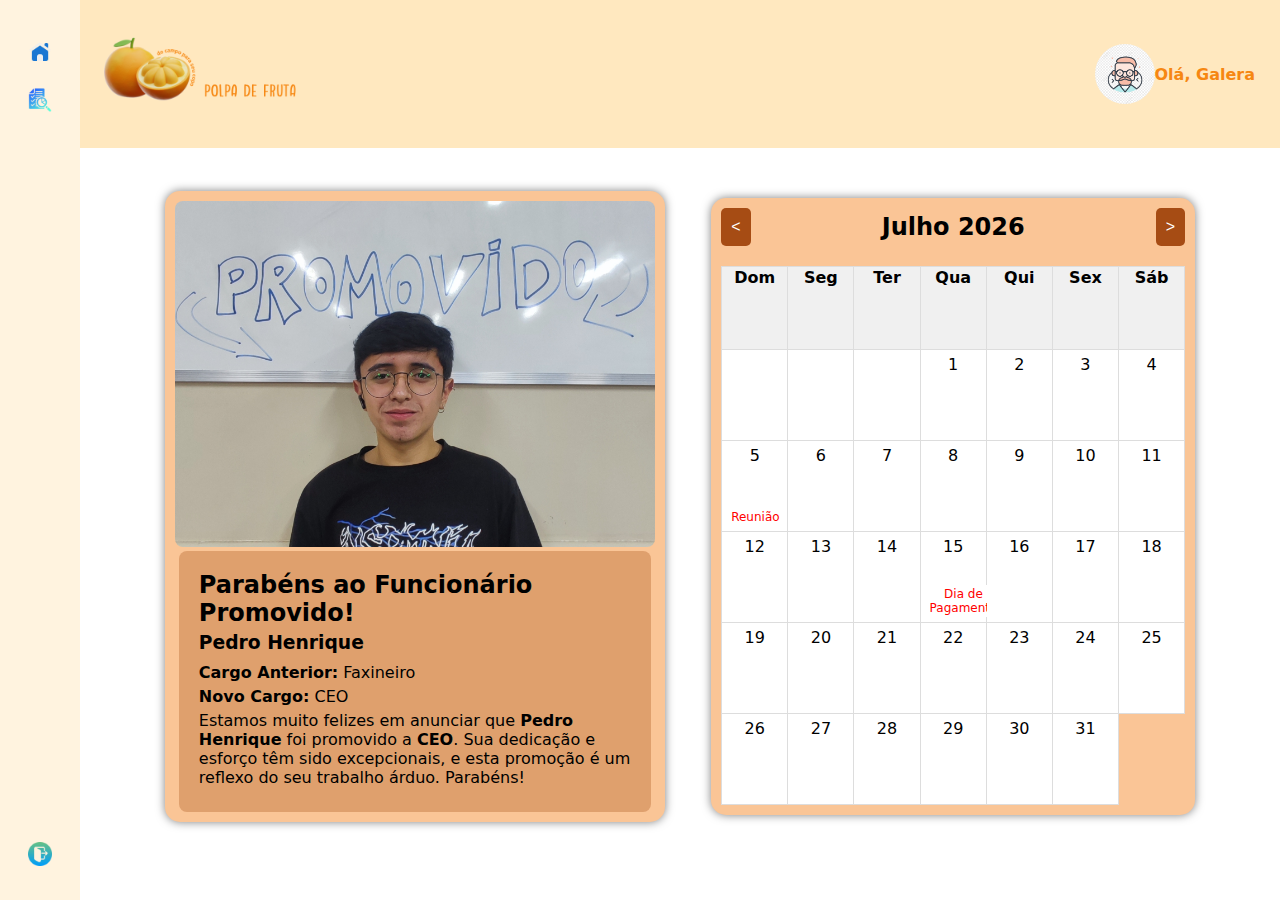
<file: index.html>
<!DOCTYPE html>
<html lang="pt-BR">
<head>
    <meta charset="UTF-8">
    <meta name="viewport" content="width=device-width, initial-scale=1.0">
    <link rel="stylesheet" href="css/index.css">
    <link rel="shortcut icon" href="favicon.ico" type="image/x-icon">
    <title>Página Principal</title>
</head>
<body>
    <!-- Barra lateral fixa -->
    <aside class="sidebar">
        <ul>
            <li><a href="index.html" title="Página Inicial"><img src="imagens/pag-inicial-ico.png" alt="Página Inicial"></a></li>
            <li><a href="pesquisa-func.html" title="Consultar Status"><img src="imagens/status.png" alt="Consultar Status"></a></li>
        </ul>
        <a href="#" title="Sair" class="sidebar-footer-link"><img src="imagens/exit.png" alt="Sair"></a>
    </aside>

    <!-- Conteúdo principal -->
    <div class="main-content">
        <!-- Header -->
        <header>
            <img src="imagens/logo-1.png" alt="Logo" class="logo" style="width: 200px; height: 200px">
            <div class="user-info">
                <img src="imagens/usuario.png" alt="Foto do Usuário" class="user-photo">
                <span>Olá, Galera</span>
            </div>
        </header>

        <!-- Conteúdo principal -->
        <main>
            <!-- Seção de promoção de funcionário -->
            <section class="promotion-post">
                <div class="promotion-image-wrapper">
                    <img src="imagens/post-funcionario.jpg" alt="Funcionário Promovido" class="promotion-image">
                    <div class="promotion-text">
                        <h2>Parabéns ao Funcionário Promovido!</h2>
                        <h3>Pedro Henrique</h3>
                        <p><strong>Cargo Anterior:</strong> Faxineiro</p>
                        <p><strong>Novo Cargo:</strong> CEO</p>
                        <p>Estamos muito felizes em anunciar que <strong>Pedro Henrique</strong> foi promovido a <strong>CEO</strong>. Sua dedicação e esforço têm sido excepcionais, e esta promoção é um reflexo do seu trabalho árduo. Parabéns!</p>
                    </div>
                </div>
            </section>

            <!-- Seção do calendário -->
            <section class="calendar-post">
                <div class="calendar-header">
                    <button id="prev-month">&lt;</button>
                    <h2 id="calendar-title">Agosto 2024</h2>
                    <button id="next-month">&gt;</button>
                </div>
                <div class="calendar" id="calendar"></div>
            </section>
        </main>
    </div>

    <script>
        // Função para gerar o calendário
        function generateCalendar(year, month) {
            const calendar = document.getElementById('calendar');
            const title = document.getElementById('calendar-title');
            calendar.innerHTML = '';

            const daysOfWeek = ['Dom', 'Seg', 'Ter', 'Qua', 'Qui', 'Sex', 'Sáb'];
            const daysInMonth = new Date(year, month + 1, 0).getDate();
            const firstDay = new Date(year, month, 1).getDay();

            // Adiciona cabeçalho dos dias da semana
            const headerRow = document.createElement('tr');
            daysOfWeek.forEach(day => {
                const th = document.createElement('th');
                th.textContent = day;
                headerRow.appendChild(th);
            });
            const table = document.createElement('table');
            table.appendChild(headerRow);

            let row = document.createElement('tr');
            // Preenche os dias em branco antes do início do mês
            for (let i = 0; i < firstDay; i++) {
                const td = document.createElement('td');
                row.appendChild(td);
            }

            // Preenche os dias do mês
            for (let day = 1; day <= daysInMonth; day++) {
                const td = document.createElement('td');
                td.textContent = day;
                // Adiciona um evento de exemplo
                if (day === 5 || day === 15) {
                    const event = document.createElement('div');
                    event.classList.add('event');
                    event.textContent = day === 5 ? 'Reunião' : 'Dia de Pagamento';
                    td.appendChild(event);
                }
                row.appendChild(td);

                // Adiciona nova linha se necessário
                if ((firstDay + day) % 7 === 0) {
                    table.appendChild(row);
                    row = document.createElement('tr');
                }
            }

            // Adiciona a última linha se estiver incompleta
            if (row.children.length > 0) {
                table.appendChild(row);
            }

            calendar.appendChild(table);
            title.textContent = `${months[month]} ${year}`;
        }

        const months = [
            'Janeiro', 'Fevereiro', 'Março', 'Abril', 'Maio', 'Junho',
            'Julho', 'Agosto', 'Setembro', 'Outubro', 'Novembro', 'Dezembro'
        ];

        let currentYear = new Date().getFullYear();
        let currentMonth = new Date().getMonth();

        function updateCalendar() {
            generateCalendar(currentYear, currentMonth);
        }

        document.getElementById('prev-month').addEventListener('click', () => {
            currentMonth--;
            if (currentMonth < 0) {
                currentMonth = 11;
                currentYear--;
            }
            updateCalendar();
        });

        document.getElementById('next-month').addEventListener('click', () => {
            currentMonth++;
            if (currentMonth > 11) {
                currentMonth = 0;
                currentYear++;
            }
            updateCalendar();
        });

        // Inicializa o calendário
        updateCalendar();
    </script>
</body>
</html>
</file>
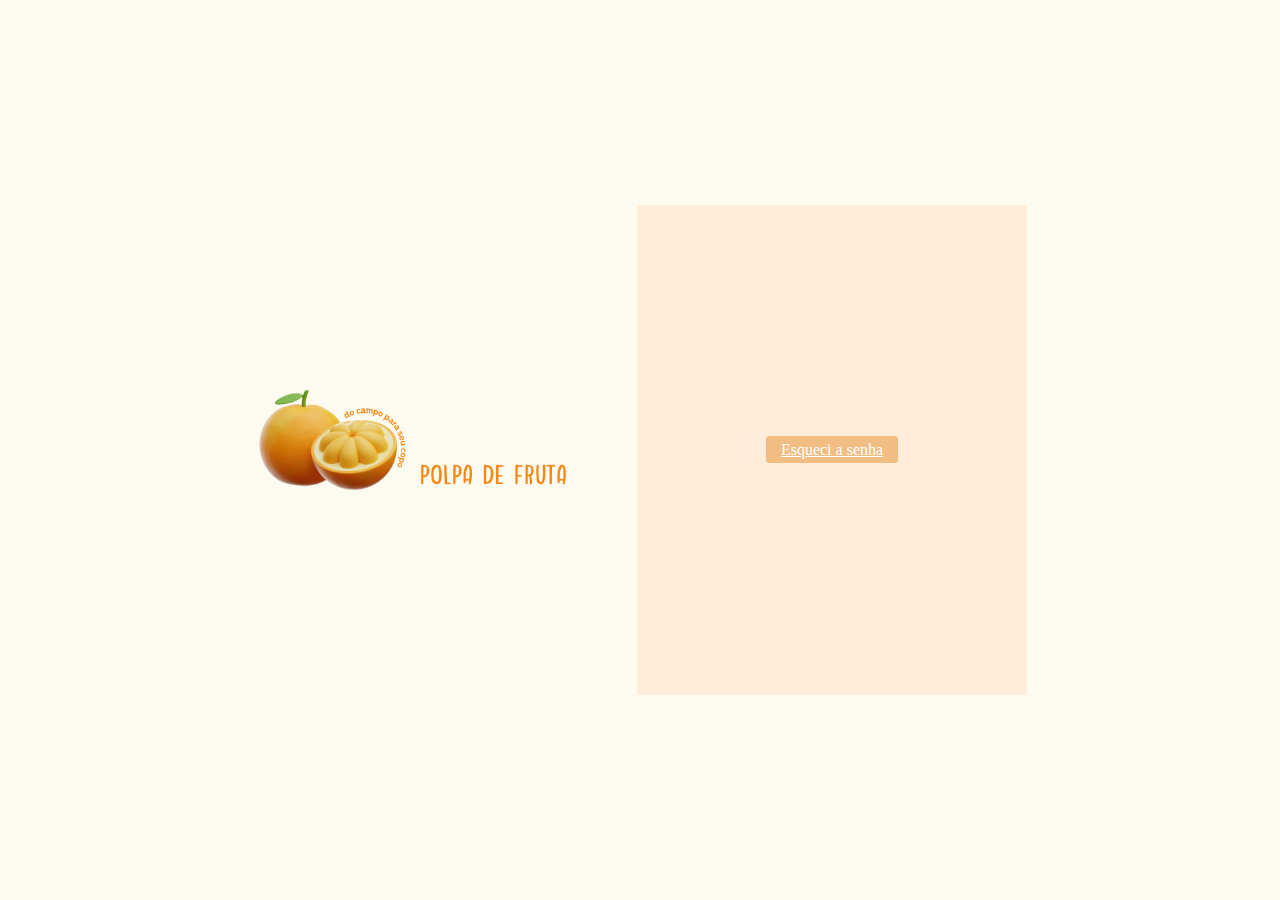
<file: esqueceu-senha.html>
<!DOCTYPE html>
<html lang="pt-br">
<head>
    <meta charset="UTF-8">
    <meta name="viewport" content="width=device-width, initial-scale=1.0">
    <link rel="stylesheet" href="css/style-esqueceu.css">
    <link rel="stylesheet" href="backend/estilos/media-query.css">
    <link rel="shortcut icon" href="favicon.ico" type="image/x-icon">
    <title>Polpa de Fruta</title>
</head>
<body>
    <div id="logo">
        <img src="../imagens/logo-1.png" alt="Logo" class="logo" style="width: 20rem; height: 20rem">
    </div>
    <main id="card">
            <div id="login">
                <p class="forgot"><a href="../esqueceu-senha.html" class="forgot">Esqueci a senha</a></p>
            </div>
    </main>
</body>
</html>

<script>
    function validarNumero(input) {
        input.value = input.value.replace(/\D/g, '');
    }
</script>
</file>
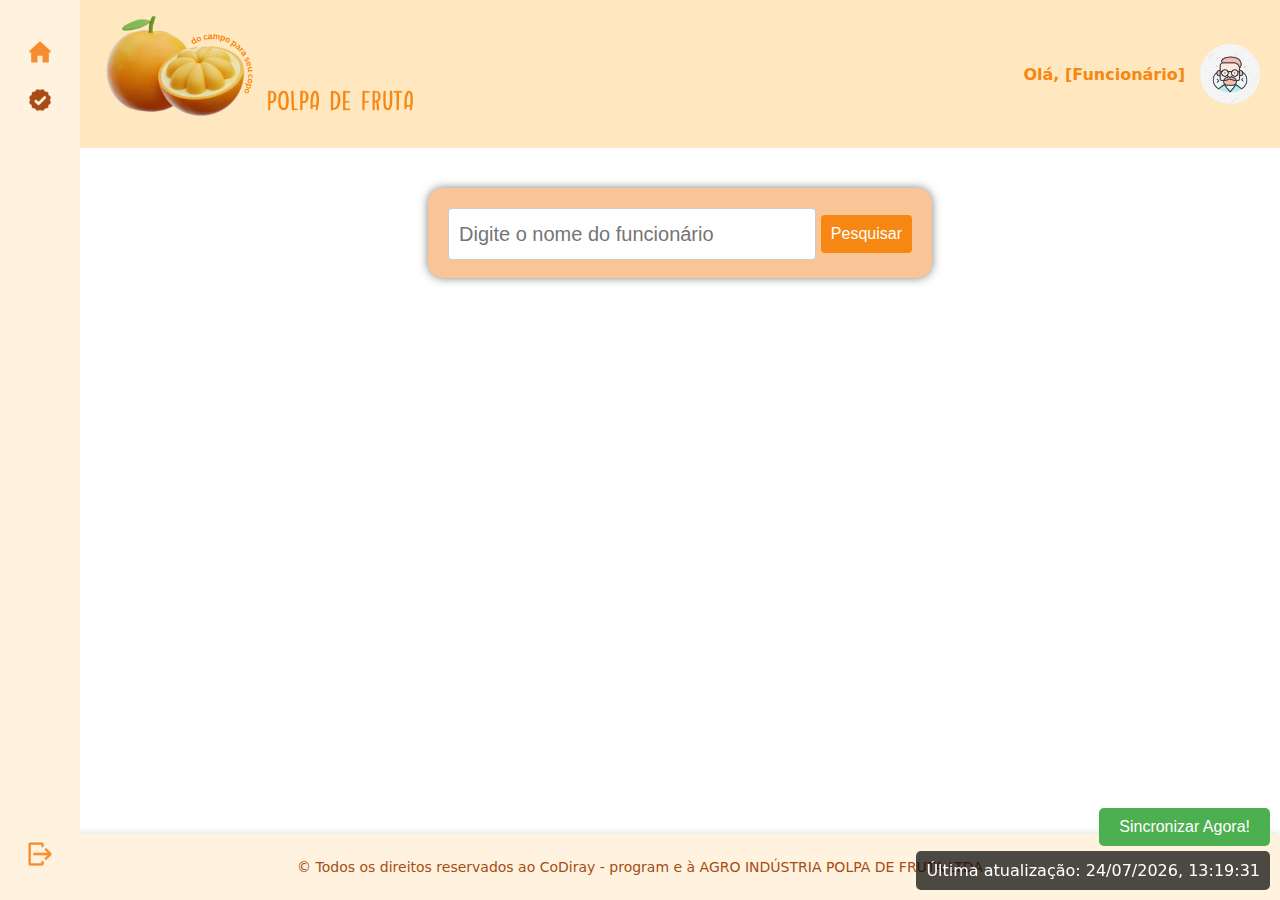
<file: pesquisa-func.html>
<!DOCTYPE html>
<html lang="pt-BR">
<head>
    <meta charset="UTF-8">
    <meta name="viewport" content="width=device-width, initial-scale=1.0">
    <link rel="stylesheet" href="css/index.css">
    <link rel="stylesheet" href="css/pesquisa-func.css">
    <link rel="shortcut icon" href="favicon.ico" type="image/x-icon">
    <title>Página Principal</title>
</head>
<body>
    <!-- Barra lateral fixa -->
    <aside class="sidebar">
        <ul>
            <!-- Links para outras páginas ou funcionalidades -->
            <li><a href="frontend/index.php" title="Página Inicial"><img src="Icons/home-claro.png" alt="Página Inicial"></a></li>
            <li><a href="pesquisa-func.html" title="Consultar Status"><img src="Icons/status-escuro.png" alt="Consultar Status"></a></li>
        </ul>
        <!-- Link para sair ou desconectar -->
        <a href="backend/login.php" title="Sair" class="sidebar-footer-link"><img src="Icons/sair-login.png" alt="Sair"></a>
    </aside>

    <!-- Conteúdo principal -->
    <div class="main-content">
        <!-- Cabeçalho com logotipo e informações do usuário -->
        <header>
            <!-- Logotipo da empresa ou aplicação -->
            <img src="imagens/logo-1.png" alt="Logo" class="logo" style="width: 20rem; height: 20rem">
            <!-- Informações do usuário -->
            <div class="user-info">
                <span style="padding-right: 5px; font-weight: bold;">Olá, [Funcionário]</span>
                <img src="imagens/usuario.png" alt="Foto do Usuário" class="user-photo">
                
            </div>
        </header>

        <!-- Conteúdo principal da página -->
        <main>
            <div id="conteiner">
                <!-- Barra de pesquisa -->
                <div class="search-container">
                    <!-- Campo de entrada para pesquisa -->
                    <input type="text" id="searchInput" class="search-input" placeholder="Digite o nome do funcionário" onkeyup="showSuggestions(this.value)">
                    <!-- Botão para iniciar a pesquisa -->
                    <button class="search-button" onclick="searchEmployee()" style="margin-left: 5px;">Pesquisar</button>
                </div>
                <!-- Div onde os resultados da pesquisa serão exibidos -->
                <div id="results" class="results"></div>
            </div>
        </main>
    </div>

    <!-- Modal para exibir informações detalhadas -->
    <div id="employeeModal" class="modal">
        <div class="modal-content">
            <!-- Conteúdo da modal será preenchido dinamicamente -->
        </div>
    </div>

    <!-- Contêiner para exibir a última atualização e botão de sincronização -->
    <div id="lastUpdatedContainer">
        <!-- Texto que exibe a última vez que os dados foram atualizados -->
        <div id="lastUpdated" class="last-updated"></div>
        <!-- Botão para sincronizar os dados e atualizar a data/hora -->
        <button id="showLastUpdatedBtn" class="styled-button">Sincronizar Agora!</button>
    </div>

    <footer class="footer">
        <div class="footer-content">
            <p>&copy; Todos os direitos reservados ao CoDiray - program e à AGRO INDÚSTRIA POLPA DE FRUTA LTDA</p>
            
        </div>
    </footer>

    <!-- Importação do arquivo JavaScript -->
    <script src="scripts/pesquisa-func.js"></script>
</body>
</html>
</file>
<file: css/index.css>
@charset "UTF-8";
/* Variaveis de cores */
:root {
    --cor1: #FFF3df;
    --co2: #FFE8Bf;
    --cor3: #FAC596;
    --cor4: #f68712;
    --cor5: #A64C14;
}
/* Estilos gerais */
body {
    font-family: system-ui,'Segoe UI','Open Sans', 'Helvetica Neue', sans-serif;;
    margin: 0;
    padding: 0;
    display: flex;
    flex-direction: column; /* Alinha os itens em coluna */
    min-height: 100vh; /* Garante que a altura mínima seja 100% da viewport */
}

/* Barra lateral */
.sidebar {
    position: fixed;
    top: 0;
    left: 0;
    width: 80px;
    height: 100%;
    background-color: var(--cor1);
    display: flex;
    flex-direction: column;
    align-items: center;
    padding-top: 20px;
    padding-bottom: 20px; /* Adiciona um padding no fundo da barra lateral */
    box-sizing: border-box; /* Inclui o padding na altura total */
}

.sidebar ul {
    list-style: none;
    padding: 0;
    margin: 0;
    width: 100%;
    flex: 1; /* Faz com que a lista ocupe o espaço disponível */
}

.sidebar ul li {
    margin: 20px 0;
}

.sidebar a {
    display: block;
    width: 100%;
    text-align: center;
}

.sidebar img {
    width: 24px;
    height: 24px;
    color: #fff;
}

/* Adiciona uma margem superior ao link "Sair" para que ele fique na parte inferior */
.sidebar-footer-link {
    margin-top: auto; /* Empurra o link para o final da barra lateral */
    padding: 10px;
}

/* Conteúdo principal */
.main-content {
    margin-left: 80px; /* Espaço para a barra lateral */
    flex: 1;
    display: flex;
    flex-direction: column;
}

/* Header */
header {
    display: flex;
    align-items: center;
    background-color: var(--co2);
    color: white;
    height: 8em;
    padding: 10px 20px;
}

.logo {
    height: 20px;
}

.user-info {
    display: flex;
    align-items: center;
    color: var(--cor4);
    margin-left: auto; /* Empurra o user-info para o canto direito */
}

.user-photo {
    border-radius: 50%;
    height: 60px;
    width: 60px;
    margin-left: 10px; /* Adiciona uma margem entre o nome e a foto do usuário */
}

header span {
    font-size: 16px;
    font-weight: bold;
    padding-right: 5px;
}


/* Conteúdo principal */
main {
    padding: 20px;
    display: flex;
    justify-content: center;
    align-items: center;
}

/* Estilos para a seção de promoção de funcionário */
.promotion-post {
    position: relative;
    background-color: var(--cor3);
    width: 40%;
    max-width: 30rem;
    border-radius: 15px;
    box-shadow: 0 0 10px rgba(0, 0, 0, 0.5);
    padding: 10px;
}

.promotion-image-wrapper {
    width: 100%;
    max-width: 800px;
    margin: auto;
}

.promotion-image {
    width: 100%;
    height: auto;
    border-radius: 8px;
}

.promotion-text {
    color: black;
    background: #a64c144f; /* Fundo escuro semi-transparente */
    padding: 20px;
    border-radius: 8px;
    width: 90%;
    margin: 0 auto;
}

.promotion-text h2,
.promotion-text h3 {
    margin: 0;
    padding-bottom: 5px;
}

.promotion-text p {
    margin: 5px 0;
}

.promotion-post, .calendar-post {
    display: inline-block;
    vertical-align: top; /* Alinha os elementos pelo topo */
    width: 45%; /* Ajusta a largura para aumentar o espaçamento */
    margin: 2%; /* Aumenta a margem para separar mais os elementos */
}
/* Estilos para a seção de calendário */
.calendar-post {
    position: relative;
    background-color: var(--cor3);
    width: 40%;
    max-width: 1000px;
    max-height: 800px;
    border-radius: 15px;
    box-shadow: 0 0 10px rgba(0, 0, 0, 0.5);
    padding: 10px;
    text-align: center;
}

.calendar-header {
    display: flex;
    justify-content: space-between;
    align-items: center;
    margin-bottom: 20px;
}

.calendar-header h2 {
    margin: 0;
    font-size: 24px;
}

.calendar-header button {
    background-color: var(--cor5);
    color: white;
    border: none;
    padding: 10px;
    font-size: 16px;
    border-radius: 5px;
    cursor: pointer;
    transition: background-color 0.3s ease;
}

.calendar-header button:hover {
    background-color: #0056b3;
}

.calendar {
    width: 100%;
}

.calendar table {
    width: 100%;
    border-collapse: collapse;
}

.calendar th, .calendar td {
    width: 14.28%;
    height: 80px;
    background-color: white;
    border: 1px solid #ddd;
    text-align: center;
    vertical-align: top;
}

.calendar th {
    background-color: #f0f0f0;
    font-weight: bold;
}

.calendar td {
    padding: 5px;
    position: relative;
}

.calendar td .event {
    position: absolute;
    bottom: 5px;
    left: 5px;
    font-size: 12px;
    color: #ff0000;
    background-color: #ffffff;
    padding: 2px 4px;
    border-radius: 4px;
}

/* Conteúdo principal */
.main-content {
    flex: 1; /* Faz com que o conteúdo principal ocupe o espaço disponível */
    margin-left: 80px; /* Espaço para a barra lateral */
    display: flex;
    flex-direction: column;
    padding-bottom: 20px; /* Espaço inferior para evitar sobreposição com o footer */
}

/* Footer */
.footer {
    background-color: var(--cor1); /* Usando a cor primária definida */
    color: var(--cor5); /* Cor de texto contrastante */
    text-align: center;
    padding: 20px 0;
    box-shadow: 0 -2px 5px rgba(0, 0, 0, 0.1); /* Adiciona uma sombra sutil */
    width: 100%; /* Garante que o footer ocupe toda a largura */
}

.footer-content {
    max-width: 1200px;
    margin: 0 auto;
}

.footer p {
    margin: 5px 0;
    font-size: 14px;
}
</file>
<file: css/style-esqueceu.css>
@charset "UTF-8";
/* Variaveis de cores */
:root {
    --cor1: #FFF3df;
    --co2: #FFE8Bf;
    --cor3: #FAC596;
    --cor4: #f68712;
    --cor5: #A64C14;
}
body, html {
    height: 100%;
    margin: 0;
    display: flex;
    justify-content: center;
    align-items: center;
    background-color: #FDFBF0;
}

main#card {
    display: flex;
    justify-content: center;
    min-width: 350px;
    height: 450px;
    background-color: #FFEDDA;
    padding: 20px;
}

form {
    display: flex;
}

p#welcome {
    display: flex;
    justify-content: center;
    justify-items: center;
    padding: 15px;
    max-width: 165px;
    text-align: center;
    color: white;
    background-color: #F58C2D;
    font-family: system-ui,'Segoe UI','Open Sans', 'Helvetica Neue', sans-serif;
    font-weight: bolder;
    border-radius: 3px;
}

#login {
    display: flex;
    flex-direction: column;
    flex-wrap: nowrap;
    align-content: stretch;
    justify-content: space-evenly;
    align-items: center;
}

 main > div#login > input.inputLogin {
    padding: 13px 13px 13px 13px;
    width: 250px;
    display: flex;
    border-radius: 3px;
    border: 1px solid #ccc;
    outline: none;
    background-color: #F2BD82;
    margin-bottom: -15px;
}

input::placeholder {
    color: #FAEED9;
    font-family: system-ui,'Segoe UI','Open Sans', 'Helvetica Neue', sans-serif;
    font-size: 14.5px;
    text-align: center;
}

#entrar {
    background-color: #F69F4F;
    border: 0px;
    padding: 15px 30px 15px 30px;
    border-radius: 3px;
    font-weight: bolder;
    color: white;
    font-size: 16px;
}

#entrar:hover {
    cursor: pointer;
}

a.forgot {
    color: white;
    background-color: #F2BD82;
    padding: 5px 15px 5px 15px;
    border-radius: 3px;
}

#logo {
    margin-right: 5vw;
}
</file>
<file: backend/estilos/media-query.css>
@charset "UTF-8";

/* Typical Device Breakpoints
-------------------------------
Pequenas telas: até 600px
Celular: de 600px até 768px
Tablet: 768px até 992px
Desktop: 992px até 1200px
Grandes telas: acima de 1200px
*/

@media screen and (max-width: 992px) {
    body {
        display: flex;
        flex-direction: column;
        justify-content: flex-start;
    }

    main {
        padding: 50px;
    }

    #logo {
        display: flex;
        margin: 0;
    }

    img {
        max-width: 350px;
        margin-bottom: -50px;
        margin-top: -50px;
    }
}

@media screen and (max-width: 600px) {
    body {
        display: flex;
        flex-direction: column;
        justify-content: flex-start;
    }

    main#card {
        display: flex;
        min-height: 400px;
    }

    #logo {
        display: flex;
    }

    img {
        width: 300px;
        margin-bottom: -50px;
        margin-top: -50px;
    }
}
</file>
<file: css/pesquisa-func.css>
@charset "UTF-8";
/* Variaveis de cores */
:root {
    --cor1: #FFF3df;
    --co2: #FFE8Bf;
    --cor3: #FAC596;
    --cor4: #f68712;
    --cor5: #A64C14;
}

div#conteiner {
    margin: 20px auto;
    background-color: var(--cor3);
    width: 40%;
    max-width: 600px;
    height: 50px;
    border-radius: 15px;
    box-shadow: 0 0 10px rgba(0, 0, 0, 0.5);
    padding: 20px;
}

.search-container {
    position: relative;
    max-width: 600px;
    margin: 0 auto;
    display: flex;
    align-items: center;
}

.search-input {
    flex: 1;
    height: 30px;
    font-size: 20px;
    padding: 10px;
    border-radius: 4px;
    border: 1px solid #ccc;
}

.search-button {
    padding: 10px;
    border: none;
    border-left: none;
    background-color: var(--cor4);
    color: white;
    border-radius: 4px;
    cursor: pointer;
    font-size: 16px;
}

.search-button:hover{
    background-color: var(--cor5);
}

/* Estilos adicionados */
.results {
    margin-top: 20px;
}

.result-card {
    display: flex;
    align-items: center;
    background-color: #f9f9f9;
    border: 1px solid #ddd;
    border-radius: 8px;
    margin-bottom: 10px;
    padding: 10px;
}

.result-card img {
    border-radius: 50%;
    width: 100px;
    height: 100px;
    margin-right: 10px;
}

.result-card .details {
    display: flex;
    flex-direction: column;
}

.result-card .details p {
    margin: 0;
    font-size: 20px;
}

.result-card .details .name {
    font-weight: bold;
}

/* Estilos da Modal */
.modal {
    display: none;
    position: fixed;
    z-index: 1;
    left: 0;
    top: 0;
    width: 100%;
    height: 100%;
    overflow: auto;
    background-color: rgb(0, 0, 0);
    background-color: rgba(0, 0, 0, 0.4);
}

.modal-content {
    background-color: #fefefe;
    margin: 15% auto;
    padding: 20px;
    border: 1px solid #888;
    width: 80%;
    max-width: 600px;
    border-radius: 8px;
    text-align: center;
}

/* Estilos da Tabela */
.modal-content table {
    width: 100%;
    border-collapse: collapse;
    margin-top: 20px;
}

.modal-content table, .modal-content th, .modal-content td {
    border: 1px solid #ddd;
}

.modal-content th, .modal-content td {
    padding: 8px;
    text-align: left;
}

.modal-content th {
    background-color: #f2f2f2;
}

.last-updated {
    position: fixed;
    bottom: 10px;
    right: 10px;
    background-color: rgba(0, 0, 0, 0.7);
    color: white;
    padding: 10px;
    border-radius: 5px;
    font-size: 18px;
    z-index: 1000;
}

/* Media Queries para responsividade */
@media (max-width: 768px) {
    .search-container {
        flex-direction: column;
        align-items: flex-start;
    }

    .search-button {
        width: 100%;
        margin-top: 10px;
        border-left: 1px solid #ccc;
    }

    .result-card {
        flex-direction: column;
        align-items: flex-start;
    }

    .result-card img {
        width: 80px;
        height: 80px;
        margin-bottom: 10px;
    }

    .result-card .details {
        align-items: flex-start;
    }

    .result-card .details p {
        font-size: 18px;
    }
}

@media (max-width: 480px) {
    .search-input {
        font-size: 16px;
        padding: 8px;
    }

    .search-button {
        font-size: 14px;
        padding: 8px;
    }

    .result-card .details p {
        font-size: 16px;
    }
}

#lastUpdatedContainer {
    position: fixed;
    margin-bottom: 2em;
    bottom: 20px;
    right: 10px;
    display: flex;
    align-items: center;
    gap: 15px;
    color: white;
    padding-bottom: 2px;
    border-radius: 10px;
    z-index: 1000;
}

#lastUpdatedContainer .last-updated {
    font-size: 16px;
    color: white;
}

#lastUpdatedContainer .styled-button {
    background-color: #4CAF50;
    color: white;
    border: none;
    padding: 10px 20px;
    font-size: 16px;
    border-radius: 5px;
    cursor: pointer;
    transition: background-color 0.3s ease;
}

#lastUpdatedContainer .styled-button:hover {
    background-color: #45a049;
}

#lastUpdatedContainer .styled-button:active {
    background-color: #3e8e41;
}


.status-concluido {
    color: green;
    font-weight: bold;
}

.status-pendente {
    color: red;
    font-weight: bold;
}
</file>
